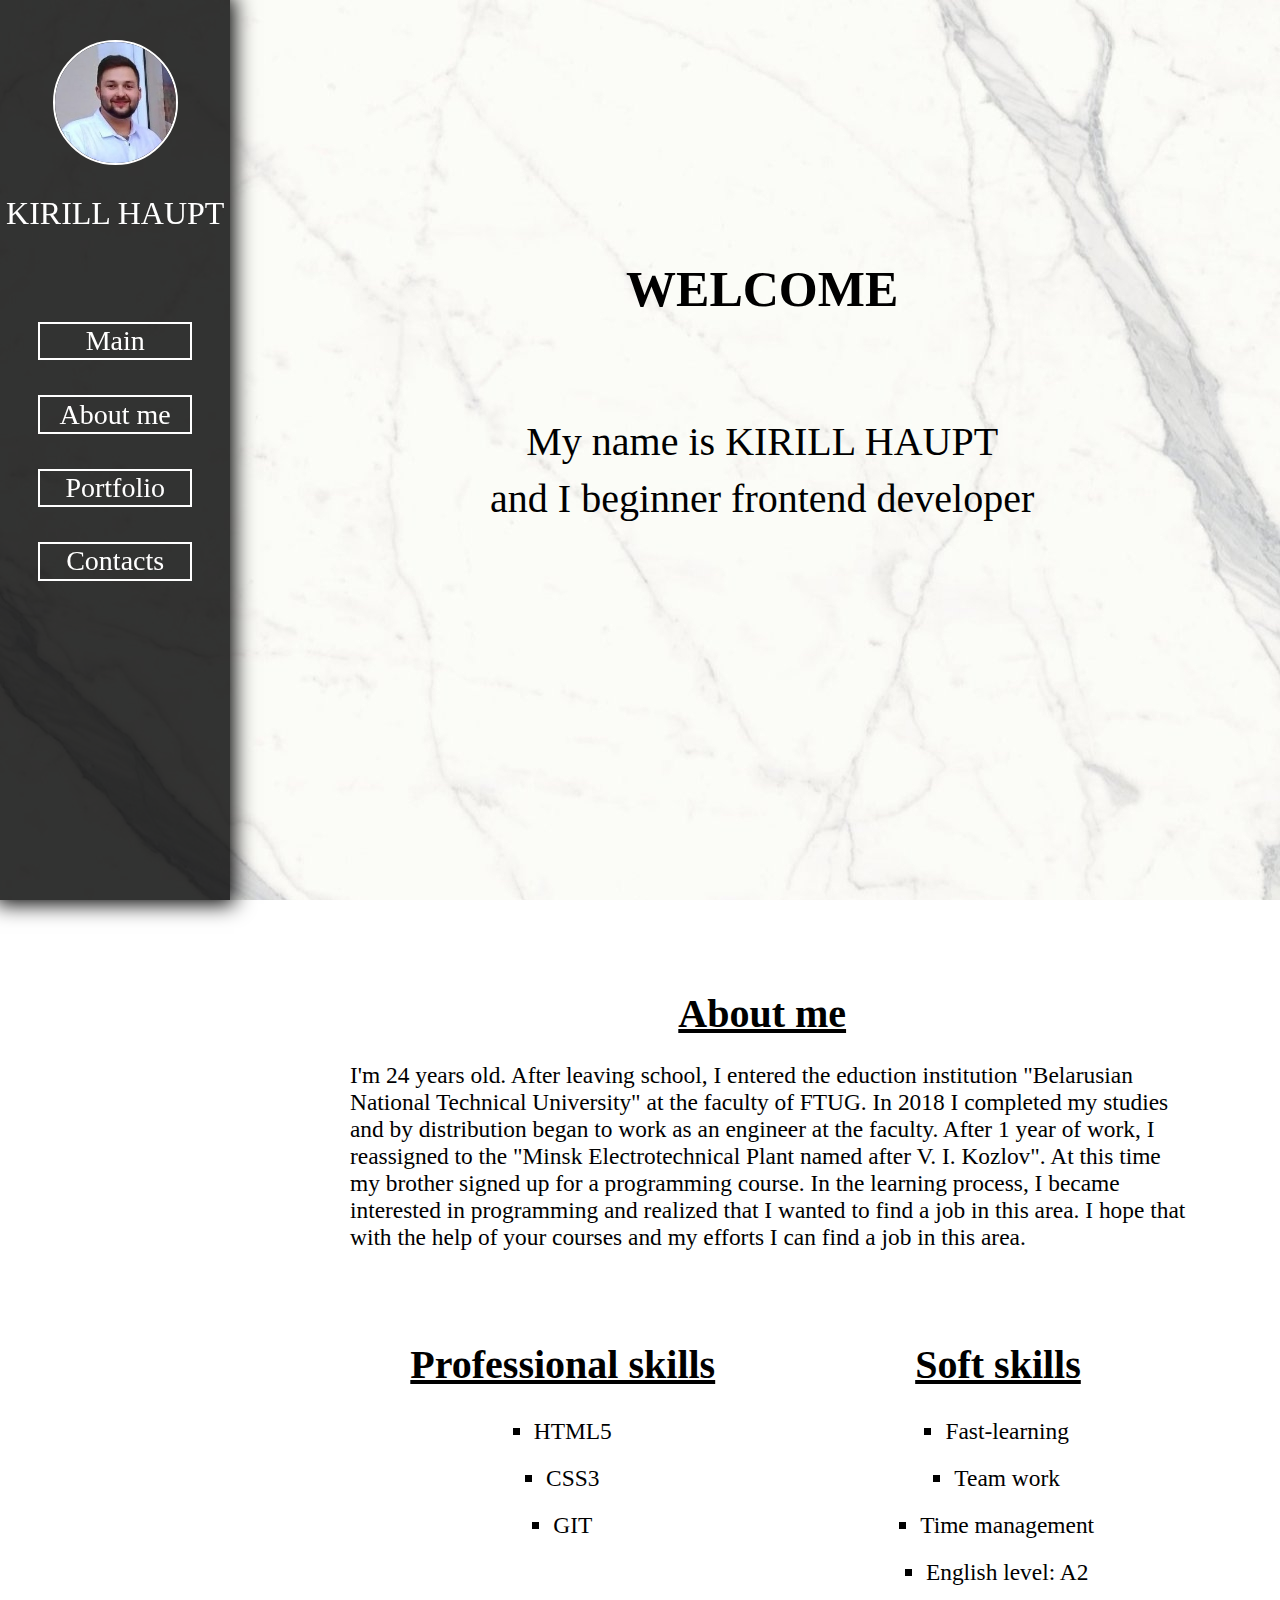
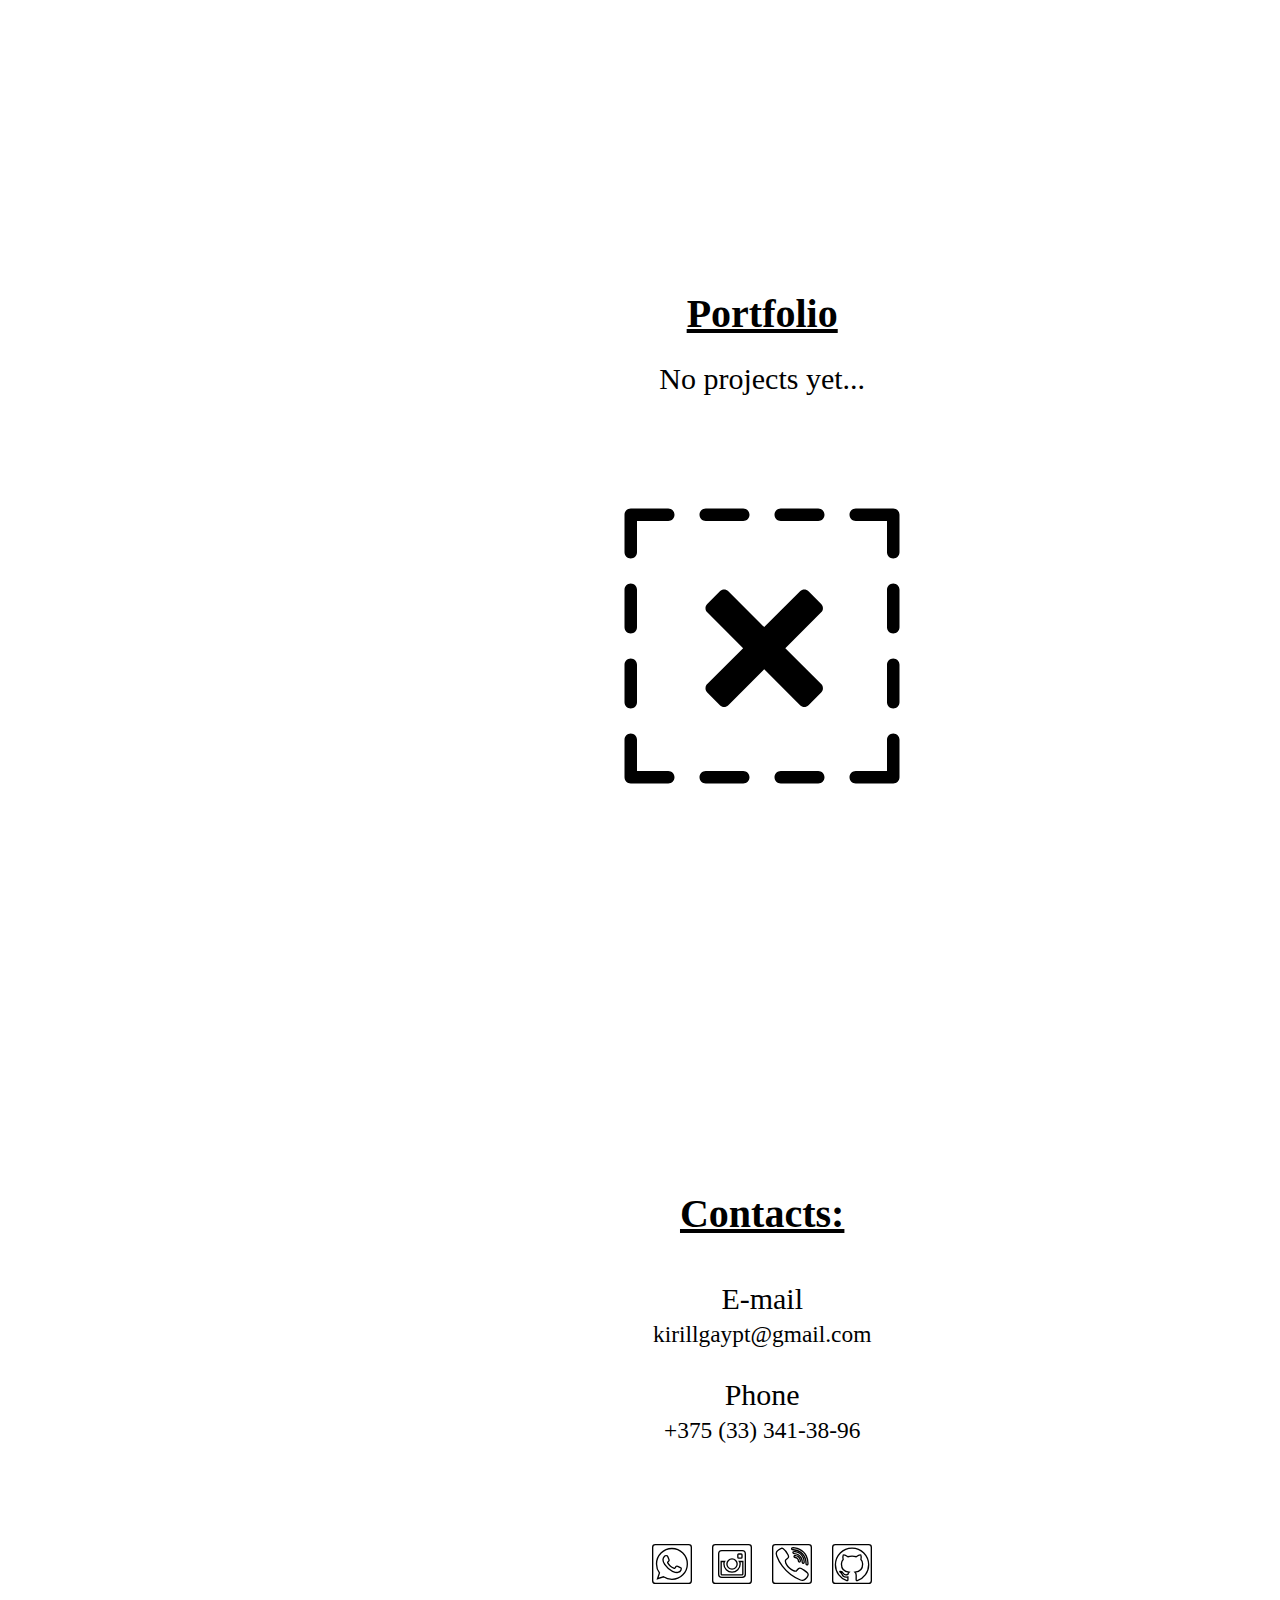
<file: index.html>
<!DOCTYPE html>

<html lang="en">
    <head>
            <meta charset="UTF-8">
            <link href="style.css" rel="stylesheet" type="text/css">
                <title>Kirill Haupt - beginner / frontend developer</title>
    </head>

    <body>
        <div class="body">
            <div class="personal-data-navi">
                <img class="avatar" alt="Avatar" src="Images/foto.jpg">
                <div class="data">
                    <h1 class="name">KIRILL HAUPT</h1>
                </div>
              <nav>
                <div class="navigation">
                    <ul class="navigation-panel">
                        <li><div class="main"><a class="main-a" href="#main-list">Main</a></div></li>
                        <li><div class="about-me"><a class="about-me-a" href="#about-me-list">About me</a></div></li>
                        <li><div class="portfolio"><a class="portfolio-a" href="#portfolio-list">Portfolio</a></div></li>
                        <li><div class="contacts"><a class="contacts-a" href="#contacts-list">Contacts</a></div></li>
                    </ul>
                </div>
              </nav>
            </div>
            <div class="content">
                    <header>    
                        <div id="main-list" class="main-list">
                            <h2>WELCOME</h2>
                            <h1>My name is KIRILL HAUPT</h1>
                            <h3>and I beginner frontend developer</h3>
                        </div>
                    </header>
                        <main>
                          <div id="about-me-list" class="about-me-list">
                            <h1>About me</h1>
                            <h3>
                                I'm 24 years old. After leaving school, I entered the eduction institution "Belarusian National Technical University"
                                at the faculty of FTUG. In 2018 I completed my studies and by distribution began to work as an engineer at the faculty.
                                After 1 year of work, I reassigned to the "Minsk Electrotechnical Plant named after V. I. Kozlov". At this time my brother signed up for a programming course.
                                In the learning process, I became interested in programming and realized that I wanted to find a job in this area. 
                                I hope that with the help of your courses and my efforts I can find a job in this area. 
                            </h3>
                            <div class="professional-soft-skills">
                             <div class="professional-skills"><h1>Professional skills</h1>
                                <h3><ul class="professional-skills-ul">
                                    <li>HTML5</li>
                                    <li>CSS3</li>
                                    <li>GIT</li>
                                    </ul>
                                </h3></div>
                             <div class="soft-skills"><h1>Soft skills</h1>
                                <h3><ul class="soft-skills-ul">
                                    <li>Fast-learning</li>
                                    <li>Team work</li>
                                    <li>Time management</li>
                                    <li>English level: A2</li>
                                    </ul>
                                </h3></div>
                            </div>
                          </div>
                        </main>
                        <div id="portfolio-list" class="portfolio-list">
                            <h1>Portfolio</h1>
                            <h2>No projects yet...</h2>
                            <svg width="400" xmlns="http://www.w3.org/2000/svg" height="400" viewBox="0 0 96 96" xmlns:xlink="http://www.w3.org/1999/xlink">
                                <path d="m79.5,81h-9c-.828,0-1.5-.672-1.5-1.5s.672-1.5 1.5-1.5h7.5v-7.5c0-.828 .672-1.5 1.5-1.5 .825,0 1.5,.672 1.5,1.5v9c0,.828-.675,1.5-1.5,1.5zm0-18c-.828,0-1.5-.672-1.5-1.5v-9c0-.828 .672-1.5 1.5-1.5 .825,0 1.5,.672 1.5,1.5v9c0,.828-.675,1.5-1.5,1.5zm0-18c-.828,0-1.5-.672-1.5-1.5v-9c0-.828 .672-1.5 1.5-1.5 .825,0 1.5,.672 1.5,1.5v9c0,.828-.675,1.5-1.5,1.5zm0-18c-.828,0-1.5-.672-1.5-1.5v-7.5h-7.5c-.828,0-1.5-.672-1.5-1.5s.672-1.5 1.5-1.5h9c.825,0 1.5,.672 1.5,1.5v9c0,.828-.675,1.5-1.5,1.5zm-18,54h-9c-.828,0-1.5-.672-1.5-1.5s.672-1.5 1.5-1.5h9c.825,0 1.5,.672 1.5,1.5s-.675,1.5-1.5,1.5zm0-63h-9c-.828,0-1.5-.672-1.5-1.5s.672-1.5 1.5-1.5h9c.825,0 1.5,.672 1.5,1.5s-.675,1.5-1.5,1.5zm-18,0h-9c-.828,0-1.5-.672-1.5-1.5s.672-1.5 1.5-1.5h9c.825,0 1.5,.672 1.5,1.5s-.675,1.5-1.5,1.5zm-18,63h-9c-.828,0-1.5-.672-1.5-1.5v-9c0-.828 .672-1.5 1.5-1.5s1.5,.672 1.5,1.5v7.5h7.5c.828,0 1.5,.672 1.5,1.5s-.672,1.5-1.5,1.5zm0-63h-7.5v7.5c0,.828-.672,1.5-1.5,1.5s-1.5-.672-1.5-1.5v-9c0-.828 .672-1.5 1.5-1.5h9c.828,0 1.5,.672 1.5,1.5s-.672,1.5-1.5,1.5zm-9,15c.828,0 1.5,.672 1.5,1.5v9c0,.828-.672,1.5-1.5,1.5s-1.5-.672-1.5-1.5v-9c0-.828 .672-1.5 1.5-1.5zm0,18c.828,0 1.5,.672 1.5,1.5v9c0,.828-.672,1.5-1.5,1.5s-1.5-.672-1.5-1.5v-9c0-.828 .672-1.5 1.5-1.5zm45.708,8.169l-3.042,3.042c-.558,.561-1.464,.561-2.025,0l-8.61-8.61-8.61,8.61c-.561,.561-1.464,.561-2.025,0l-3.039-3.042c-.561-.561-.561-1.464 0-2.025l8.613-8.61-8.613-8.61c-.561-.558-.561-1.464 0-2.025l3.039-3.039c.561-.561 1.464-.561 2.025,0l8.61,8.61 8.61-8.61c.561-.561 1.467-.561 2.025,0l3.042,3.039c.558,.561 .558,1.467 0,2.025l-8.613,8.61 8.613,8.61c.558,.558 .558,1.464 0,2.025zm-27.708,18.831h9c.825,0 1.5,.672 1.5,1.5s-.675,1.5-1.5,1.5h-9c-.828,0-1.5-.672-1.5-1.5s.672-1.5 1.5-1.5z"/>
                                </svg>
                        </div>
                    <footer>
                        <div id="contacts-list" class="contacts-list">
                            <h1>Contacts:</h1>
                            <h2>E-mail</h2>
                            <h3>kirillgaypt@gmail.com</h3>
                            <h2>Phone</h2>
                            <h3>+375 (33) 341-38-96</h3>
                            <ul class="social-icons-list">
                                <li>
                                    <a target="_blank" href="https://wa.me/375333413896/">
                                        <svg class="whatsapp" height="40px" version="1.1" viewBox="0 0 60 60" width="40px" xmlns="http://www.w3.org/2000/svg" xmlns:xlink="http://www.w3.org/1999/xlink"><title/><desc/><defs/><g fill="none" fill-rule="evenodd" id="Page-1" stroke="none" stroke-width="1"><g id="Whatsapp" stroke="#000000" stroke-width="2" transform="translate(1.000000, 1.000000)"><path d="M42.3425,38.414 C42.9005,36.835 42.9005,35.492 42.7375,35.208 C42.5735,34.919 42.1255,34.76 41.4475,34.418 C40.7685,34.076 37.4655,32.449 36.8445,32.232 C36.2335,32.001 35.6455,32.083 35.1835,32.733 C34.5335,33.643 33.8935,34.567 33.3785,35.126 C32.9735,35.559 32.3045,35.612 31.7515,35.381 C30.9995,35.073 28.9105,34.336 26.3305,32.04 C24.3325,30.263 22.9745,28.049 22.5795,27.38 C22.1895,26.701 22.5415,26.306 22.8545,25.94 C23.1915,25.521 23.5185,25.223 23.8605,24.828 C24.1975,24.433 24.3895,24.231 24.6065,23.769 C24.8375,23.321 24.6735,22.859 24.5105,22.517 C24.3465,22.18 22.9885,18.863 22.4305,17.52 C21.9825,16.446 21.6455,16.403 20.9665,16.379 C20.7355,16.364 20.4755,16.35 20.1915,16.35 C19.3105,16.35 18.3865,16.61 17.8285,17.178 C17.1495,17.871 15.4645,19.489 15.4645,22.801 C15.4645,26.118 17.8805,29.325 18.2085,29.772 C18.5505,30.22 22.9215,37.124 29.7095,39.935 C35.0245,42.135 36.5995,41.933 37.8075,41.673 C39.5745,41.293 41.7845,39.988 42.3425,38.414 L42.3425,38.414 Z M28.8965,5.783 C41.6345,5.783 52.0005,16.148 52.0005,28.891 C52.0005,41.63 41.6345,52 28.8965,52 C24.1975,52 19.8405,50.599 16.1865,48.182 L7.3035,51.018 L10.1825,42.434 C7.4095,38.631 5.7825,33.941 5.7825,28.886 C5.7825,22.517 8.3725,16.74 12.5565,12.556 C16.7395,8.373 22.5125,5.783 28.8815,5.783 L28.8965,5.783 L28.8965,5.783 Z" id="Stroke-28"/><path d="M54,58 L4,58 C1.791,58 0,56.209 0,54 L0,4 C0,1.791 1.791,0 4,0 L54,0 C56.209,0 58,1.791 58,4 L58,54 C58,56.209 56.209,58 54,58 L54,58 Z" id="Stroke-117" stroke-linejoin="round"/></g></g></svg>
                                    </a>
                                </li>
                                <li>
                                    <a target="_blank" href="https://www.instagram.com/kirillgaypt/">
                                        <svg class="instagram" height="40px" version="1.1" viewBox="0 0 60 60" width="40px" xmlns="http://www.w3.org/2000/svg" xmlns:xlink="http://www.w3.org/1999/xlink"><title/><desc/><defs/><g fill="none" fill-rule="evenodd" id="Page-1" stroke="none" stroke-width="1"><g id="Instagram" stroke="#000000" stroke-width="2" transform="translate(1.000000, 1.000000)"><path d="M36.7375,29.0458 C36.7375,24.8088 33.2955,21.3708 29.0455,21.3708 C24.8005,21.3708 21.3545,24.8088 21.3545,29.0458 C21.3545,33.2828 24.8005,36.7208 29.0455,36.7208 C33.2955,36.7208 36.7375,33.2828 36.7375,29.0458 L36.7375,29.0458 Z M44.0005,18.9998 L44.0005,15.2498 C44.0005,14.5588 43.4375,13.9998 42.7505,13.9998 L39.0005,13.9998 C38.3085,13.9998 37.7505,14.5588 37.7505,15.2498 L37.7505,18.9998 C37.7505,19.6878 38.3085,20.2498 39.0005,20.2498 L42.7505,20.2498 C43.4375,20.2498 44.0005,19.6878 44.0005,18.9998 L44.0005,18.9998 Z M45.2505,43.9998 L45.2505,25.2498 L40.2505,25.2498 C41.0585,26.2128 41.2125,27.9328 41.2125,29.0458 C41.2125,35.7378 35.7545,41.1828 29.0455,41.1828 C22.3375,41.1828 16.8795,35.7378 16.8795,29.0458 C16.8795,27.9328 17.1005,26.1838 17.7505,25.2498 L12.7505,25.2498 L12.7505,43.9998 C12.7505,44.6878 13.3085,45.2498 14.0005,45.2498 L44.0005,45.2498 C44.6875,45.2498 45.2505,44.6878 45.2505,43.9998 L45.2505,43.9998 Z M49.0005,13.7418 L49.0005,44.2538 C49.0005,46.8748 46.8705,48.9998 44.2455,48.9998 L13.7545,48.9998 C11.1295,48.9998 9.0005,46.8748 9.0005,44.2538 L9.0005,13.7418 C9.0005,11.1208 11.1295,8.9998 13.7545,8.9998 L44.2455,8.9998 C46.8705,8.9998 49.0005,11.1208 49.0005,13.7418 L49.0005,13.7418 Z" id="Stroke-9"/><path d="M54,58 L4,58 C1.791,58 0,56.209 0,54 L0,4 C0,1.791 1.791,0 4,0 L54,0 C56.209,0 58,1.791 58,4 L58,54 C58,56.209 56.209,58 54,58 L54,58 Z" id="Stroke-107" stroke-linejoin="round"/></g></g></svg>
                                    </a>
                                </li>
                                <li>
                                    <a target="_blank" href="https://www.t.me/kirilljs23/">
                                        <svg class="telegram" height="40px" version="1.1" viewBox="0 0 60 60" width="40px" xmlns="http://www.w3.org/2000/svg" xmlns:xlink="http://www.w3.org/1999/xlink"><title/><desc/><defs/><g fill="none" fill-rule="evenodd" id="Page-1" stroke="none" stroke-width="1"><g id="Viber" stroke="#000000" stroke-width="2" transform="translate(1.000000, 1.000000)"><path d="M52.4926,42.7537 C53.3096,43.7637 53.4566,45.0597 52.9016,46.4937 C52.3156,48.0047 50.0326,50.8427 48.4366,52.0537 C46.9946,53.1407 45.9766,53.5647 44.6276,53.6267 C43.5166,53.6807 43.0536,53.5877 41.6356,53.0017 C30.5076,48.4217 21.6246,41.5817 14.5686,32.1897 C10.8826,27.2767 8.0836,22.1877 6.1636,16.9137 C5.0456,13.8367 4.9916,12.4947 5.9086,10.9217 C6.3026,10.2587 7.9906,8.6087 9.2246,7.6907 C11.2686,6.1717 12.2086,5.6087 12.9646,5.4547 C13.4816,5.3467 14.3756,5.4307 14.9466,5.6317 C15.2236,5.7317 15.6486,5.9557 15.8946,6.1097 C17.3986,7.1047 21.5936,12.4637 22.9666,15.1397 C23.7526,16.6667 24.0076,17.7997 23.7686,18.6407 C23.5136,19.5427 23.0896,20.0137 21.2156,21.5247 C20.4596,22.1337 19.7586,22.7587 19.6426,22.9277 C19.3576,23.3367 19.1256,24.1467 19.1256,24.7167 C19.1336,26.0357 19.9896,28.4337 21.1156,30.2767 C21.9866,31.7107 23.5526,33.5467 25.0946,34.9577 C26.9146,36.6157 28.5106,37.7487 30.3226,38.6437 C32.6436,39.8007 34.0626,40.0937 35.0956,39.6077 C35.3586,39.4917 35.6356,39.3297 35.7286,39.2607 C35.8056,39.1907 36.4146,38.4427 37.0776,37.6257 C38.3656,36.0067 38.6586,35.7517 39.5376,35.4437 C40.6556,35.0657 41.7976,35.1737 42.9456,35.7597 C43.8176,36.2067 45.7216,37.3867 46.9486,38.2427 C48.5676,39.3757 52.0226,42.1907 52.4926,42.7537 L52.4926,42.7537 Z" id="Stroke-55"/><path d="M52.9398,27.6242 C52.9938,29.0042 52.9548,29.3132 52.6388,29.7062 C52.0378,30.4772 50.7108,30.3542 50.2638,29.4902 C50.1178,29.2052 50.0788,28.9582 50.0328,27.8482 C49.9558,26.1512 49.8318,25.0482 49.5928,23.7382 C48.6598,18.5862 46.1848,14.4692 42.2448,11.5152 C38.9518,9.0482 35.5508,7.8452 31.0938,7.5822 C29.5898,7.4982 29.3278,7.4362 28.9888,7.1812 C28.3568,6.6802 28.3258,5.5082 28.9348,4.9612 C29.3048,4.6212 29.5668,4.5752 30.8628,4.6142 C31.5338,4.6372 32.5208,4.7142 33.0598,4.7832 C35.7898,5.1232 37.9958,5.7782 40.4088,6.9582 C42.7838,8.1222 44.3108,9.2172 46.3238,11.2222 C48.2048,13.1112 49.2538,14.5462 50.3638,16.7672 C51.9068,19.8742 52.7928,23.5602 52.9398,27.6242 L52.9398,27.6242 Z" id="Stroke-56"/><path d="M47.1101,24.0924 C47.2101,25.0334 47.2101,26.7524 47.1021,27.0384 C46.9941,27.3004 46.6631,27.6704 46.3771,27.8174 C46.0691,27.9784 45.4141,27.9634 45.0431,27.7704 C44.4341,27.4624 44.2571,26.9684 44.2571,25.6424 C44.2571,23.5914 43.7251,21.4324 42.7991,19.7514 C41.7581,17.8384 40.2321,16.2574 38.3811,15.1554 C36.7851,14.2064 34.4331,13.5044 32.2891,13.3274 C31.5101,13.2654 31.0781,13.1034 30.7851,12.7644 C30.3381,12.2484 30.2921,11.5534 30.6701,10.9754 C31.0781,10.3354 31.7181,10.2354 33.6081,10.5204 C38.4191,11.2224 42.1441,13.4504 44.5881,17.0754 C45.9611,19.1184 46.8171,21.5164 47.1101,24.0924 L47.1101,24.0924 Z" id="Stroke-57"/><path d="M41.0568,25.7041 C40.5938,26.1361 39.7308,26.1511 39.2058,25.7431 C38.8278,25.4571 38.7048,25.1561 38.6198,24.3471 C38.5118,23.2591 38.3268,22.5041 38.0028,21.7941 C37.3018,20.2981 36.0758,19.5271 34.0008,19.2731 C33.0218,19.1491 32.7288,19.0411 32.4128,18.6711 C31.8338,17.9771 32.0578,16.8671 32.8598,16.4501 C33.1608,16.3041 33.2838,16.2891 33.9468,16.3271 C34.3638,16.3501 34.9728,16.4201 35.2968,16.4971 C36.8618,16.8281 38.0568,17.4221 39.0748,18.3781 C40.3938,19.6201 41.1188,21.1231 41.4348,23.2831 C41.6428,24.6941 41.5578,25.2491 41.0568,25.7041 L41.0568,25.7041 Z" id="Stroke-58"/><path d="M54,58 L4,58 C1.791,58 0,56.209 0,54 L0,4 C0,1.791 1.791,0 4,0 L54,0 C56.209,0 58,1.791 58,4 L58,54 C58,56.209 56.209,58 54,58 L54,58 Z" id="Stroke-111" stroke-linejoin="round"/></g></g></svg>
                                    </a>
                                </li>
                                <li>
                                    <a target="_blank" href="https://github.com/Kirilljs23">
                                        <svg class="github" height="40px" version="1.1" viewBox="0 0 60 60" width="40px" xmlns="http://www.w3.org/2000/svg" xmlns:xlink="http://www.w3.org/1999/xlink"><title/><desc/><defs/><g fill="none" fill-rule="evenodd" id="Page-1" stroke="none" stroke-width="1"><g id="Github" stroke="#000000" stroke-width="2" transform="translate(1.000000, 1.000000)"><path d="M54,30.1998 C54,41.2558 46.861,50.6338 36.958,53.9538 C35.691,54.1988 35.244,53.4188 35.244,52.7488 C35.244,51.9278 35.275,49.2258 35.275,45.8798 C35.275,43.5418 34.475,42.0148 33.581,41.2458 C39.135,40.6218 44.97,38.5078 44.97,28.8908 C44.97,26.1578 44.004,23.9178 42.403,22.1678 C42.663,21.5338 43.515,18.9928 42.154,15.5428 C42.154,15.5428 40.065,14.8728 35.306,18.1098 C33.316,17.5538 31.181,17.2778 29.061,17.2678 C26.941,17.2778 24.806,17.5538 22.816,18.1098 C18.057,14.8728 15.958,15.5428 15.958,15.5428 C14.602,18.9928 15.459,21.5338 15.719,22.1678 C14.118,23.9178 13.147,26.1578 13.147,28.8908 C13.147,38.4818 18.971,40.6328 24.51,41.2608 C23.798,41.8898 23.154,42.9918 22.925,44.6068 C21.501,45.2518 17.89,46.3578 15.667,42.5288 C15.667,42.5288 14.347,40.1288 11.848,39.9518 C11.848,39.9518 9.411,39.9208 11.676,41.4738 C11.676,41.4738 13.313,42.2428 14.446,45.1318 C14.446,45.1318 15.906,50.0058 22.847,48.4888 C22.857,50.5818 22.878,52.1568 22.878,52.7488 C22.878,53.4138 22.426,54.1828 21.179,53.9538 C11.266,50.6448 4.122,41.2608 4.122,30.1998 C4.122,16.3688 15.287,5.1618 29.061,5.1618 C42.835,5.1618 54,16.3688 54,30.1998 L54,30.1998 Z" id="Stroke-52"/><path d="M54,58 L4,58 C1.791,58 0,56.209 0,54 L0,4 C0,1.791 1.791,0 4,0 L54,0 C56.209,0 58,1.791 58,4 L58,54 C58,56.209 56.209,58 54,58 L54,58 Z" id="Stroke-120" stroke-linejoin="round"/></g></g></svg>
                                    </a>
                                </li>
                            </ul>
                        </div>
                    </footer>
            </div>
        </div>
    </body>

</html>
</file>
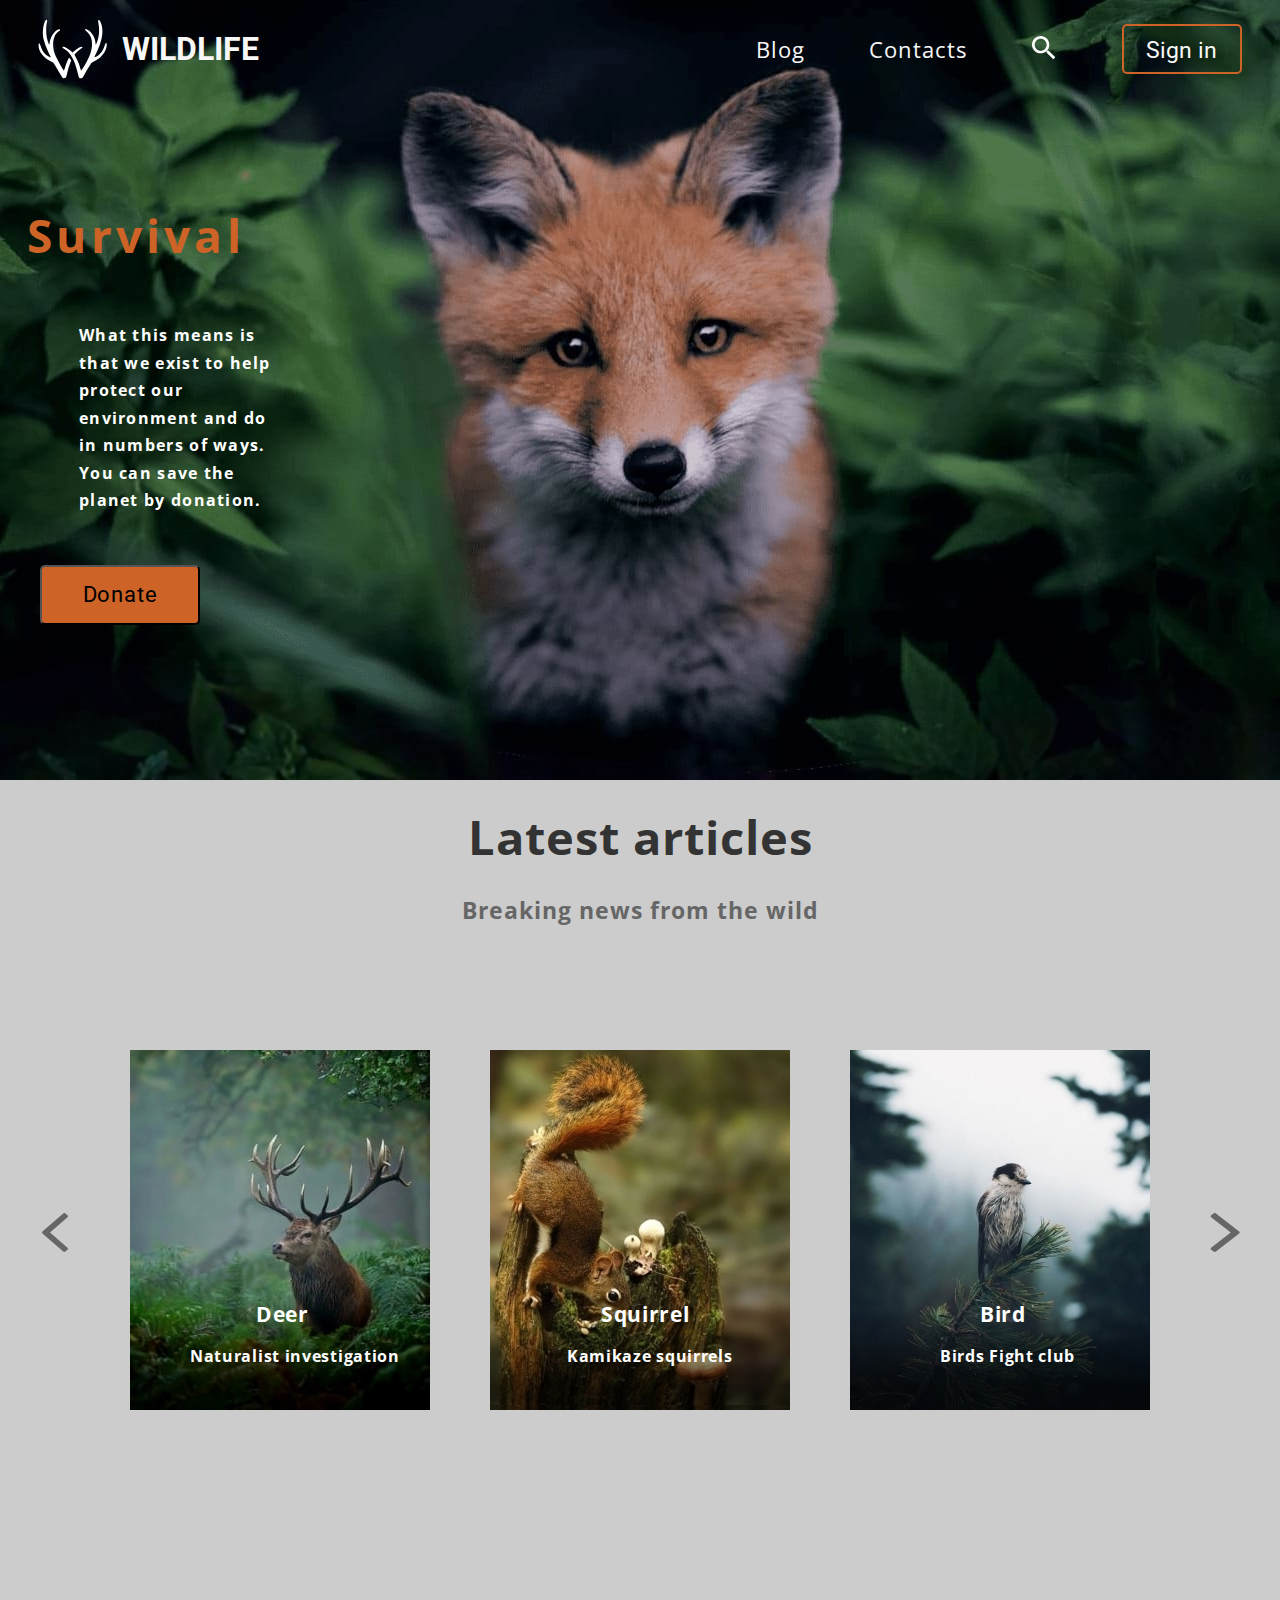
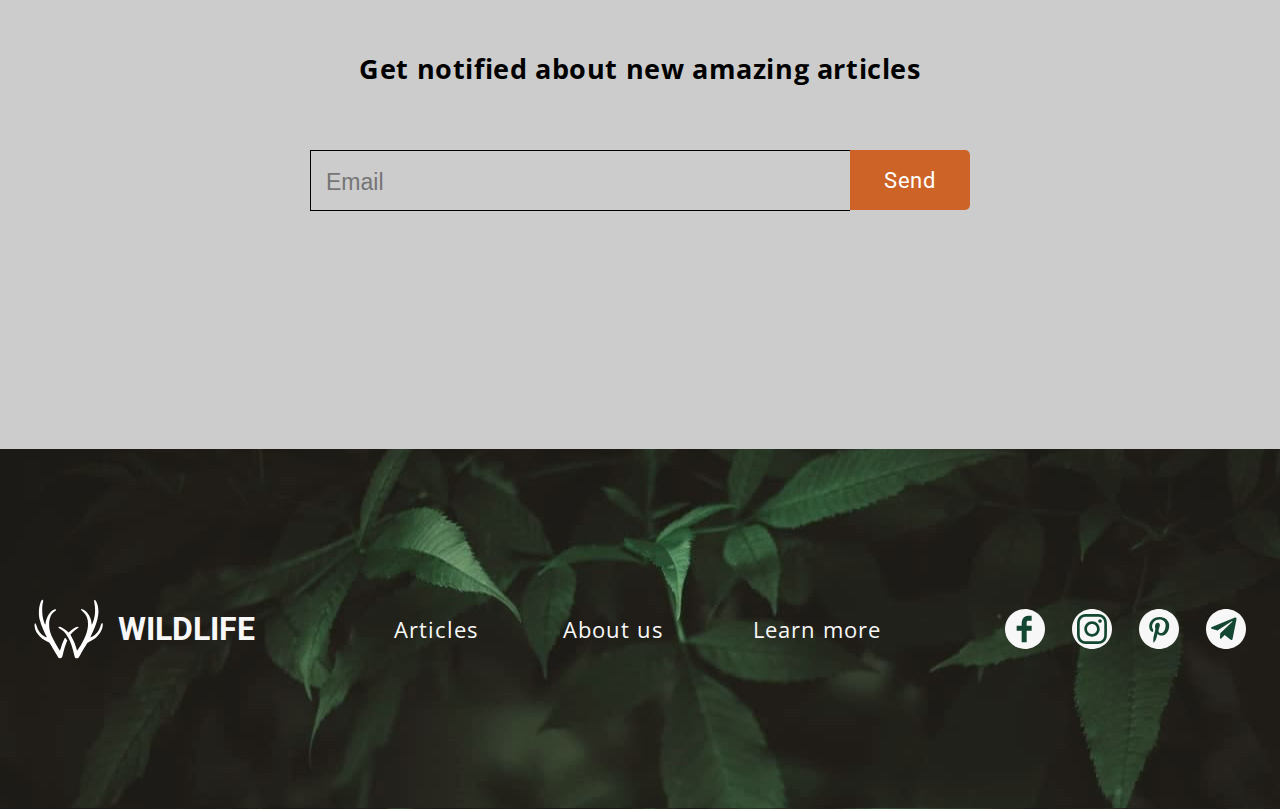
<file: wildlife/index.html>
<!DOCTYPE html>
    <html>
        <head>
            <meta charset="UTF8">
            <link href="style.css" rel="stylesheet" type="text/css">
            <title>Wildlife</title>
            <link rel="preconnect" href="https://fonts.gstatic.com">
            <link href="https://fonts.googleapis.com/css2?family=Roboto:wght@300&display=swap" rel="stylesheet">
            <link rel="preconnect" href="https://fonts.gstatic.com">
            <link href="https://fonts.googleapis.com/css2?family=Open+Sans:wght@300&display=swap" rel="stylesheet">
        </head>

        <body>
            <div class="hero">
                <header>
                <div class="header">
                    <div class="wildlife">
                        <svg class="wildlife-icon" width="70" height="60" viewBox="0 0 69 60" fill="none" xmlns="http://www.w3.org/2000/svg">
                            <path fill-rule="evenodd" clip-rule="evenodd" d="M6.3948 2.44604C4.16477 7.15504 3.65727 16.4691 5.36475 21.3461C5.73505 22.4039 6.12845 23.6725 6.23905 24.1655C6.50697 25.3616 9.98755 33.4607 11.3835 36.1374C12.7536 38.7639 12.7282 38.7901 10.1004 37.4541C6.3206 35.5326 3.34752 31.5826 2.05042 26.7593C1.13115 23.3408 0.00397348 23.2777 0.0772985 26.6488C0.205224 32.5289 5.17522 38.814 12.5882 42.4708C15.5288 43.9211 14.6779 42.7686 21.2467 54.2024C24.0457 59.0747 24.1808 59.2308 25.5972 59.2308C27.3561 59.2308 27.6071 58.8444 28.5953 54.6155C29.5972 50.3279 30.7228 46.6075 31.9289 43.5965L32.7948 41.4347L31.8533 40.1431C31.3355 39.4326 30.798 38.8502 30.6593 38.8488C30.1948 38.844 28.0869 43.6096 26.7646 47.6535L25.4569 51.6532L23.9027 49.3844C22.4623 47.2811 17.952 38.948 16.8384 36.3319C12.847 26.9553 14.4788 15.6138 20.3028 12.2518C22.3567 11.066 21.9794 9.6086 19.8173 10.3764C15.3945 11.9471 11.3867 18.6498 10.9586 25.1924C10.8617 26.6725 9.7457 24.0611 8.6236 19.7287C7.47227 15.2835 7.3727 6.67708 8.4353 3.47029C9.38888 0.593038 7.67895 -0.265299 6.3948 2.44604ZM59.6933 1.30982C59.574 1.59996 59.6634 2.85175 59.8918 4.09177C61.1044 10.6744 60.7708 16.6257 58.8924 21.9231C57.5846 25.6113 57.0736 26.3963 57.0652 24.7304C57.0377 19.3638 53.3148 12.8507 49.0733 10.7489C45.9222 9.18752 45.6274 10.2683 48.518 12.7851C56.5554 19.7834 54.8527 33.9088 44.1036 49.4043L42.5157 51.6933L41.9636 49.7889C40.4831 44.6822 39.9738 43.3696 38.0497 39.7006L35.9766 35.7474L37.6433 33.7295C38.56 32.6197 40.4344 31.032 41.8087 30.2013C43.183 29.3706 44.2428 28.5095 44.1637 28.2878C43.6667 26.893 39.9378 28.4095 36.4521 31.4239L34.0308 33.5178L31.8846 31.5955C29.582 29.5331 25.8581 27.5444 24.6935 27.7554C23.4517 27.9804 23.6045 28.7779 25.0178 29.4484C31.5726 32.5583 36.2416 40.8258 39.5563 55.1923C40.3933 58.8197 40.6819 59.2308 42.3925 59.2308C43.7998 59.2308 43.9577 59.0614 46.1602 55.1923C47.5179 52.8072 51.0517 46.8561 52.3433 44.7796C52.8356 43.988 54.1098 43.1056 56.201 42.1082C62.3316 39.1839 67.1378 33.2911 68.1072 27.5107C68.7914 23.4293 67.2122 22.8184 66.0997 26.7343C64.7094 31.6287 61.3194 36.0255 57.5225 37.8595C55.6437 38.767 55.6206 38.591 57.1947 35.3476C64.3238 20.6586 65.7354 10.406 61.7265 2.43362C61.0403 1.06904 60.0232 0.506894 59.6933 1.30982Z" fill="white"/>
                            </svg>
                        <h2 class="wildlife-text">WILDLIFE</h2>
                    </div>
                    <div class="navigation">
                        <ul class="ul-navi">
                            <li class="li-blog">
                                <a class="li-blog-a" href="#">Blog</a>
                            </li>
                            <li class="li-contacts">
                                <a class="li-contacts-a" href="#">Contacts</a>
                            </li>
                            <li class="li-search">
                                <a href="#"><svg width="24" height="24" viewBox="0 0 24 24" fill="none" xmlns="http://www.w3.org/2000/svg">
                                    <path d="M8.688 14.688C12.001 14.688 14.688 12 14.688 8.688C14.688 5.376 12 2.688 8.688 2.688C5.376 2.688 2.688 5.376 2.688 8.688C2.688 12 5.376 14.688 8.688 14.688ZM16.688 14.688L23.313 21.313L21.313 23.313L14.688 16.688V15.625L14.313 15.25C12.813 16.563 10.813 17.313 8.688 17.313C3.875 17.313 0 13.5 0 8.688C0 3.876 3.875 0 8.688 0C13.501 0 17.313 3.875 17.313 8.688C17.313 10.813 16.563 12.813 15.25 14.313L15.625 14.688H16.688Z" fill="white"/>
                                    </svg>
                                    </a>
                            </li>
                            <li class="li-sign-in">
                                <a href="#"><button class="button-sign">Sign in</button></a>
                            </li>
                        </ul>
                    </div>
                </div>
                </header>
                <div class="survival">
                    <h1 class="survival-text">Survival</h1>
                    <h4 class="survival-info">What this means is that we exist
                    to help protect our environment
                    and do in numbers of ways. You
                    can save the planet by donation.</h4>
                    <button class="donate">Donate</button>
                </div>
            </div>
            <div class="main">
                <div class="latest-articles">
                    <h2 class="latest-articles-h2">Latest articles</h2>
                    <h3 class="latest-articles-h3">Breaking news from the wild</h3>
                </div>
                <div class="rectangle">
                    <svg class="left-frame" width="30" height="70" viewBox="0 0 30 70" fill="none" xmlns="http://www.w3.org/2000/svg">
                        <path d="M27.9913 21.2499C27.9913 21.5622 27.8125 21.9138 27.545 22.1484L10.0006 37.4998L27.545 52.8511C27.8131 53.0857 27.9913 53.4368 27.9913 53.7496C27.9913 54.0624 27.8125 54.4135 27.545 54.6481L25.3131 56.601C25.045 56.8356 24.6438 56.9915 24.2863 56.9915C23.9288 56.9915 23.5275 56.8351 23.2594 56.601L2.45563 38.3977C2.1875 38.1631 2.00938 37.812 2.00938 37.4992C2.00938 37.1864 2.18813 36.8353 2.45563 36.6007L23.2594 18.3974C23.5275 18.1628 23.9288 18.007 24.2863 18.007C24.6438 18.007 25.045 18.1634 25.3131 18.3974L27.545 20.3503C27.8131 20.5849 27.9913 20.8972 27.9913 21.2488V21.2499Z" fill="#666666"/>
                    </svg>
                    <div class="deer-rectangle">
                        <img class="img-deer" src="./assets/deer-rectangle.jpg" alt="Dear">
                        <h4 class="deer">Deer</h4>
                        <h5 class="deer-comment">Naturalist investigation</h5>
                    </div>
                    <div class="squirrel-rectangle">
                        <img class="img-squirrel" src="./assets/squirrel-rectangle.jpg" alt="Squirrel">
                        <h4 class="squirrel">Squirrel</h4>
                        <h5 class="squirrel-comment">Kamikaze squirrels</h5>
                    </div>
                    <div class="bird-rectangle">
                        <img class="img-bird" src="./assets/bird-rectangle.jpg" alt="Bird">
                        <h4 class="bird">Bird</h4>
                        <h5 class="bird-comment">Birds Fight club</h5>
                    </div>
                    <svg class="right-frame" width="30" height="70" viewBox="0 0 30 70" fill="none" xmlns="http://www.w3.org/2000/svg">
                        <path d="M29.6512 37.4997C29.6512 37.812 29.4517 38.1636 29.1531 38.3982L5.93029 56.6015C5.63098 56.8361 5.18308 56.992 4.78401 56.992C4.38494 56.992 3.93703 56.8356 3.63773 56.6015L1.14633 54.6486C0.847031 54.414 0.648193 54.1017 0.648193 53.7501C0.648193 53.4378 0.847728 53.0862 1.14633 52.8516L20.7308 37.5003L1.14633 22.1489C0.847031 21.9143 0.648193 21.5632 0.648193 21.2504C0.648193 20.9376 0.847728 20.5865 1.14633 20.3519L3.63773 18.399C3.93703 18.1644 4.38494 18.0085 4.78401 18.0085C5.18308 18.0085 5.63098 18.165 5.93029 18.399L29.1531 36.6023C29.4524 36.8369 29.6512 37.188 29.6512 37.5008V37.4997Z" fill="#666666"/>
                    </svg>                        
                </div>
                <div class="get-notified">
                    <h3 class="get-notified-text">Get notified about new amazing articles</h3>
                    <form class="get-notified-input">
                        <input class="email" type="text" placeholder="Email">
                        <input class="send" type="submit" value="Send">
                    </form>
                </div>
            </div>
            <div class="footer">
                <div class="wildlife-footer">
                    <svg class="wildlife-icon-footer" width="70" height="60" viewBox="0 0 69 60" fill="none" xmlns="http://www.w3.org/2000/svg">
                        <path fill-rule="evenodd" clip-rule="evenodd" d="M6.3948 2.44604C4.16477 7.15504 3.65727 16.4691 5.36475 21.3461C5.73505 22.4039 6.12845 23.6725 6.23905 24.1655C6.50697 25.3616 9.98755 33.4607 11.3835 36.1374C12.7536 38.7639 12.7282 38.7901 10.1004 37.4541C6.3206 35.5326 3.34752 31.5826 2.05042 26.7593C1.13115 23.3408 0.00397348 23.2777 0.0772985 26.6488C0.205224 32.5289 5.17522 38.814 12.5882 42.4708C15.5288 43.9211 14.6779 42.7686 21.2467 54.2024C24.0457 59.0747 24.1808 59.2308 25.5972 59.2308C27.3561 59.2308 27.6071 58.8444 28.5953 54.6155C29.5972 50.3279 30.7228 46.6075 31.9289 43.5965L32.7948 41.4347L31.8533 40.1431C31.3355 39.4326 30.798 38.8502 30.6593 38.8488C30.1948 38.844 28.0869 43.6096 26.7646 47.6535L25.4569 51.6532L23.9027 49.3844C22.4623 47.2811 17.952 38.948 16.8384 36.3319C12.847 26.9553 14.4788 15.6138 20.3028 12.2518C22.3567 11.066 21.9794 9.6086 19.8173 10.3764C15.3945 11.9471 11.3867 18.6498 10.9586 25.1924C10.8617 26.6725 9.7457 24.0611 8.6236 19.7287C7.47227 15.2835 7.3727 6.67708 8.4353 3.47029C9.38888 0.593038 7.67895 -0.265299 6.3948 2.44604ZM59.6933 1.30982C59.574 1.59996 59.6634 2.85175 59.8918 4.09177C61.1044 10.6744 60.7708 16.6257 58.8924 21.9231C57.5846 25.6113 57.0736 26.3963 57.0652 24.7304C57.0377 19.3638 53.3148 12.8507 49.0733 10.7489C45.9222 9.18752 45.6274 10.2683 48.518 12.7851C56.5554 19.7834 54.8527 33.9088 44.1036 49.4043L42.5157 51.6933L41.9636 49.7889C40.4831 44.6822 39.9738 43.3696 38.0497 39.7006L35.9766 35.7474L37.6433 33.7295C38.56 32.6197 40.4344 31.032 41.8087 30.2013C43.183 29.3706 44.2428 28.5095 44.1637 28.2878C43.6667 26.893 39.9378 28.4095 36.4521 31.4239L34.0308 33.5178L31.8846 31.5955C29.582 29.5331 25.8581 27.5444 24.6935 27.7554C23.4517 27.9804 23.6045 28.7779 25.0178 29.4484C31.5726 32.5583 36.2416 40.8258 39.5563 55.1923C40.3933 58.8197 40.6819 59.2308 42.3925 59.2308C43.7998 59.2308 43.9577 59.0614 46.1602 55.1923C47.5179 52.8072 51.0517 46.8561 52.3433 44.7796C52.8356 43.988 54.1098 43.1056 56.201 42.1082C62.3316 39.1839 67.1378 33.2911 68.1072 27.5107C68.7914 23.4293 67.2122 22.8184 66.0997 26.7343C64.7094 31.6287 61.3194 36.0255 57.5225 37.8595C55.6437 38.767 55.6206 38.591 57.1947 35.3476C64.3238 20.6586 65.7354 10.406 61.7265 2.43362C61.0403 1.06904 60.0232 0.506894 59.6933 1.30982Z" fill="white"/>
                        </svg>
                    <h2 class="wildlife-text-footer">WILDLIFE</h2>
                </div>
                <div class="navigation-footer">
                    <ul class="ul-navi-footer">
                        <li class="li-articles">
                            <a class="li-articles-a" href="#">Articles</a>
                        </li>
                        <li class="li-aboutus">
                            <a class="li-aboutus-a" href="#">About us</a>
                        </li>
                        <li class="li-learnmore">
                            <a class="li-learnmore-a" href="#">Learn more</a>
                        </li>
                    </ul>
                </div>
                <div class="footer-icon">
                    <ul class="icon">
                        <li><a target="_blank" href="https://www.facebook.com/" alt="Facebook">
                            <svg width="40" height="40" viewBox="0 0 40 40" fill="none" xmlns="http://www.w3.org/2000/svg">
                            <path d="M0 20C0 8.95431 8.95431 0 20 0C31.0457 0 40 8.95431 40 20C40 31.0457 31.0457 40 20 40C8.95431 40 0 31.0457 0 20Z" fill="#F7F7F7"/>
                            <path d="M21.6663 16.6663H26.6663V21.6663H21.6663V33.3325H16.6663V21.6663H11.6663V16.6663H16.6663V14.575C16.6663 12.5938 17.29 10.09 18.53 8.72126C19.77 7.35001 21.3188 6.66626 23.1738 6.66626H26.6675V11.6663H23.1675C22.3375 11.6663 21.6675 12.3363 21.6675 13.165V16.6663H21.6663Z" fill="#134731"/>
                            </svg>
                            </a>
                        </li>
                        <li><a target="_blank" href="https://www.instagram.com/" alt="Instagram">
                            <svg width="40" height="40" viewBox="0 0 40 40" fill="none" xmlns="http://www.w3.org/2000/svg">
                            <path d="M0 20C0 8.95431 8.95431 0 20 0C31.0457 0 40 8.95431 40 20C40 31.0457 31.0457 40 20 40C8.95431 40 0 31.0457 0 20Z" fill="#F7F7F7"/>
                            <path d="M20.0088 7.7017C24.019 7.7017 24.4938 7.71928 26.0709 7.78961C27.5366 7.85407 28.3281 8.10021 28.8558 8.30533C29.5534 8.57492 30.0576 8.90311 30.5794 9.42469C31.1071 9.95214 31.4295 10.4503 31.7051 11.1477C31.9103 11.6751 32.1565 12.4722 32.221 13.9314C32.2914 15.5138 32.309 15.9885 32.309 19.9912C32.309 23.9939 32.2914 24.4745 32.221 26.051C32.1565 27.5161 31.9103 28.3073 31.7051 28.8347C31.4354 29.5321 31.1071 30.0361 30.5853 30.5577C30.0576 31.0852 29.5593 31.4075 28.8616 31.6829C28.334 31.8881 27.5366 32.1342 26.0768 32.1987C24.4938 32.269 24.019 32.2866 20.0147 32.2866C16.0104 32.2866 15.5296 32.269 13.9525 32.1987C12.4868 32.1342 11.6953 31.8881 11.1677 31.6829C10.47 31.4134 9.9658 31.0852 9.44401 30.5636C8.91636 30.0361 8.5939 29.538 8.31835 28.8406C8.11315 28.3131 7.86691 27.5161 7.80242 26.0568C7.73207 24.4745 7.71448 23.9998 7.71448 19.9971C7.71448 15.9943 7.73207 15.5138 7.80242 13.9373C7.86691 12.4722 8.11315 11.681 8.31835 11.1535C8.58804 10.4561 8.91636 9.95214 9.43815 9.43055C9.9658 8.90311 10.4641 8.58078 11.1618 8.30533C11.6895 8.10021 12.4868 7.85407 13.9466 7.78961C15.5237 7.71928 15.9986 7.7017 20.0088 7.7017ZM20.0088 5C15.9341 5 15.4241 5.01758 13.8235 5.08791C12.2288 5.15823 11.1325 5.4161 10.1827 5.78531C9.19191 6.1721 8.35353 6.68197 7.52101 7.52002C6.68263 8.35222 6.17256 9.19027 5.78562 10.1748C5.41626 11.1301 5.1583 12.2202 5.08794 13.8142C5.01759 15.42 5 15.9299 5 20.0029C5 24.076 5.01759 24.5859 5.08794 26.1858C5.1583 27.7798 5.41626 28.8758 5.78562 29.8252C6.17256 30.8156 6.68263 31.6536 7.52101 32.4858C8.35353 33.318 9.19191 33.8338 10.1769 34.2147C11.1325 34.5839 12.223 34.8418 13.8177 34.9121C15.4182 34.9824 15.9283 35 20.0029 35C24.0776 35 24.5876 34.9824 26.1882 34.9121C27.7829 34.8418 28.8792 34.5839 29.829 34.2147C30.814 33.8338 31.6523 33.318 32.4849 32.4858C33.3174 31.6536 33.8333 30.8156 34.2144 29.831C34.5837 28.8758 34.8417 27.7857 34.9121 26.1916C34.9824 24.5917 35 24.0819 35 20.0088C35 15.9357 34.9824 15.4259 34.9121 13.8259C34.8417 12.2319 34.5837 11.136 34.2144 10.1866C33.845 9.19027 33.335 8.35222 32.4966 7.52002C31.6641 6.68783 30.8257 6.1721 29.8407 5.79117C28.8851 5.42196 27.7946 5.16409 26.1999 5.09377C24.5935 5.01758 24.0834 5 20.0088 5V5Z" fill="#134731"/>
                            <path d="M20.0088 12.2964C15.7524 12.2964 12.2992 15.7482 12.2992 20.003C12.2992 24.2577 15.7524 27.7096 20.0088 27.7096C24.2652 27.7096 27.7184 24.2577 27.7184 20.003C27.7184 15.7482 24.2652 12.2964 20.0088 12.2964ZM20.0088 25.002C17.2474 25.002 15.0078 22.7633 15.0078 20.003C15.0078 17.2427 17.2474 15.0039 20.0088 15.0039C22.7702 15.0039 25.0098 17.2427 25.0098 20.003C25.0098 22.7633 22.7702 25.002 20.0088 25.002Z" fill="#134731"/>
                            <path d="M29.8232 11.9916C29.8232 12.9853 29.0174 13.7907 28.0233 13.7907C27.0292 13.7907 26.2234 12.9853 26.2234 11.9916C26.2234 10.9979 27.0292 10.1924 28.0233 10.1924C29.0174 10.1924 29.8232 10.9979 29.8232 11.9916Z" fill="#134731"/>
                            </svg>
                            </a>
                        </li>
                        <li><a target="_blank" href="https://www.pinterest.com/"alt="Pinterest">
                            <svg width="40" height="40" viewBox="0 0 40 40" fill="none" xmlns="http://www.w3.org/2000/svg">
                            <path d="M0 20C0 8.95431 8.95431 0 20 0C31.0457 0 40 8.95431 40 20C40 31.0457 31.0457 40 20 40C8.95431 40 0 31.0457 0 20Z" fill="#F7F7F7"/>
                            <path d="M20.81 7.95117C13.76 7.95117 10.205 13.0062 10.205 17.2212C10.205 19.7762 11.1737 22.0449 13.2437 22.8899C13.585 23.0299 13.8887 22.8962 13.9875 22.5212C14.0562 22.2599 14.2175 21.5999 14.2912 21.3262C14.3925 20.9574 14.3525 20.8262 14.08 20.5012C13.4812 19.7974 13.1 18.8812 13.1 17.5899C13.1 13.8399 15.905 10.4837 20.4062 10.4837C24.3925 10.4837 26.5825 12.9224 26.5825 16.1699C26.5825 20.4499 24.6875 24.0599 21.8762 24.0599C20.3225 24.0599 19.1612 22.7762 19.535 21.2012C19.9812 19.3174 20.845 17.2899 20.845 15.9349C20.845 14.7199 20.1912 13.7087 18.845 13.7087C17.2587 13.7087 15.9812 15.3487 15.9812 17.5487C15.9812 18.9499 16.4575 19.8974 16.4575 19.8974C16.4575 19.8974 14.8312 26.7787 14.5475 27.9837C13.9812 30.3837 14.4625 33.3274 14.5062 33.6249C14.5275 33.7987 14.755 33.8437 14.8562 33.7099C15.0025 33.5187 16.895 31.1812 17.535 28.8512C17.72 28.1912 18.58 24.7762 18.58 24.7762C19.0987 25.7574 20.6012 26.6224 22.205 26.6224C26.9762 26.6224 30.2112 22.2762 30.2112 16.4512C30.2062 12.0512 26.4775 7.95117 20.8112 7.95117H20.81Z" fill="#134731"/>
                            </svg>
                            </a>
                        </li>
                        <li><a target="_blank" href="https://web.telegram.org/" alt="Telegram">
                            <svg width="40" height="40" viewBox="0 0 40 40" fill="none" xmlns="http://www.w3.org/2000/svg">
                            <path d="M0 20C0 8.95431 8.95431 0 20 0C31.0457 0 40 8.95431 40 20C40 31.0457 31.0457 40 20 40C8.95431 40 0 31.0457 0 20Z" fill="#F7F7F7"/>
                            <path d="M28.4299 8.75572L5.83808 17.9356C4.92895 18.3631 4.62146 19.2193 5.6183 19.6839L11.4141 21.6246L25.4275 12.4989C26.1927 11.9259 26.976 12.0787 26.302 12.7089L14.2663 24.1918L13.8882 29.0513C14.2384 29.8016 14.8796 29.8051 15.2886 29.4322L18.6185 26.1122L24.3214 30.612C25.6459 31.4383 26.3666 30.905 26.6516 29.3906L30.3922 10.7271C30.7806 8.86286 30.1182 8.04149 28.4299 8.75572Z" fill="#134731"/>
                            </svg>
                            </a>
                        </li>
                    </ul>
                </div>
            </div>
        </body>
    </html>
</file>
<file: style.css>
* {
    box-sizing: border-box;
    padding: 0;
    margin: 0;
}

.navigation {
    display: flex;
    flex-direction: column;
    margin-top: 40px;
}

.body {
    display: flex;
}

.personal-data-navi {
    display: flex;
    flex-direction: column;
    align-items: center;
    height: 100vh;
    width: 18vw;
    position: fixed;
    background: rgba(0, 0, 0, 0.8);
    box-shadow: #000 0 0 20px 4px;
}

.avatar {
    border-radius: 100px;
    border: 2px solid white;
    margin: 40px 0 0 0;
    height: 125px;
    width: 125px;
}

.name {
    margin: 30px 0 50px 0;
    font-size: 32px;
    font-family: "Calisto MT";
    font-weight: 400;
    display: flex;
    justify-content: center;
    color: white;
}

.main, .about-me, .portfolio, .contacts {
    display: flex;
    font-family: "Calisto MT";
    font-size: 28px;
    color: white;
    width: 12vw;
    height: 3vw;
    background-color: rgba(0, 0, 0, 0);
    margin: 0px 0 0px 0;
    border: white 2px solid;
}

ul {
    list-style-type: none;
}

a {
    text-decoration: none;
}

.main-a, .about-me-a, .portfolio-a, .contacts-a {
    height: 100%;
    width: 100%;
    display: flex;
    justify-content: center;
    align-items: center;
    color:white;
}

.main:hover, .about-me:hover, .portfolio:hover, .contacts:hover {
    /* box-shadow: 0 2rem 5rem rgba(255, 255, 255, 0.8); */
    border: 1px solid white;
}

.navigation-panel li {
    margin: 0px 0 35px 0;
}

.content {
    display: flex;
    flex-direction: column;
    width: 100vw;
    background-image: url(./Images/img-background.jpg);
    background-attachment: fixed;
}

.main-list {
    font-family: "Calisto MT";
    display: flex;
    flex-direction: column;
    justify-content: flex-start;
    align-items: center;
    padding: 20vh 2vw 0 7vw;
    height: 100vh;
    margin: 0px 50px 0 18vw;
}

.about-me-list {
    font-family: "Calisto MT";
    display: flex;
    flex-direction: column;
    justify-content: flex-start;
    align-items: center;
    padding: 10vh 2vw 0 7vw;
    font-size: 20px;
    height: 100vh;
    margin: 0px 50px 0 18vw;
}

.portfolio-list {
    font-family: "Calisto MT";
    display: flex;
    flex-direction: column;
    justify-content: flex-start;
    align-items: center;
    padding: 10vh 2vw 0 7vw;
    font-size: 20px;
    height: 100vh;
    margin: 0px 50px 0 18vw;
}

.contacts-list {
    font-family: "Calisto MT";
    display: flex;
    flex-direction: column;
    justify-content: flex-start;
    align-items: center;
    padding: 10vh 2vw 0 7vw;
    font-size: 20px;
    height: 70vh;
    margin: 0px 50px 0 18vw;
} 

.main-list h2 {
    display: flex;
    justify-content: center;
    font-size: 50px;
    margin: 80px 20px 20px 20px;
    width: 58vw;
}

.main-list h1 {
    display: flex;
    justify-content: center;
    font-size: 40px;
    margin: 80px 20px 0px 20px;
    width: 58vw;
    font-weight: 400;
}

.main-list h3 {
    display: flex;
    justify-content: center;
    font-size: 40px;
    margin: 10px 20px 20px 20px;
    width: 58vw;
    font-weight: 400;
}

.about-me-list h1 {
    text-decoration: underline;
    margin: 0 0 15px 0;
}

.about-me-list h3 {
    margin: 10px 10px 80px 30px;
    font-weight: 400;
}

.professional-skills {
    margin: 10px 100px 15px 0;
}

.soft-skills {
    margin: 10px 0 15px 100px;
}

.soft-skills-ul {
    display: flex;
    list-style-type: square;
    margin: 20px 0px 0 -35px;
    justify-content: center;
    align-items: center;
    flex-direction: column;
}

.professional-skills-ul {
    display: flex;
    list-style-type: square;
    margin: 20px 0 0 0;
    justify-content: center;
    align-items: center;
    flex-direction: column;
}

.professional-soft-skills {
    display: flex;
    flex-direction: row;
}

.professional-skills-ul li {
    margin: 10px;
}

.soft-skills-ul li {
    margin: 10px;
}

.social-icons-list {
    display: flex;
    flex-direction: row;
}

.contacts-list h2 {
    margin: 30px 0 5px 0;
    font-weight: 400;
}

.contacts-list h3 {
    font-weight: 400;
}

.contacts-list h1 {
    text-decoration: underline;
    margin: 0 0 15px 0;
}

.portfolio-list h1 {
    text-decoration: underline;
    margin: 0 0 15px 0;
    font-size: 40px;
}

.portfolio-list h2 {
    font-weight: 400;
    margin: 10px 0 50px 0;
}

.whatsapp {
    display: flex;
    margin: 100px 10px 10px 10px;
}

.instagram {
    display: flex;
    margin: 100px 10px 10px 10px;
}

.telegram {
    display: flex;
    margin: 100px 10px 10px 10px;
}

.github {
    display: flex;
    margin: 100px 10px 10px 10px;
}
</file>
<file: wildlife/style.css>
* {
    box-sizing: border-box;
    padding: 0%;
    margin: 0%; 
}

.hero {
    display: flex;
    height: 780px;
    flex-direction: column;
    background-image: url(./assets/backgound1.jpg);
    background-size: cover;
    background-position: center;
}

.header {
    display: flex;
    flex-direction: row;
    justify-content: center;
    padding: 19px 10px 10px 10px;
    height: 20%;
    width: 100%;
}

.wildlife {
    display: flex;
    flex-direction: row;
    justify-content: center;
}

.wildlife-icon {
    display: flex;
    justify-content: center;
    margin: 0 0 0 99px;
    cursor: pointer;
}

.wildlife-text {
    font-family: 'Roboto', sans-serif;
    font-style: normal;
    line-height: 60px;
    color: #f7f7f7;
    font-size: 32px ;
    display: flex;
    margin: 0 301px 0 14px;
    justify-content: center;
    cursor: pointer;
}

.navigation {
    display: flex;
    flex-direction: row;
}

.ul-navi {
    list-style-type: none;
    display: flex;
}

a {
    text-decoration: none;
    color: #f7f7f7;
    
}

.li-blog {
    font-family: 'Open sans', sans-serif;
    font-style: normal;
    line-height: 60px;
    font-size: 22px;
    letter-spacing: 1px;
    display: flex;
    margin: 0 64px 0 196px;
    cursor: pointer;
}

.li-contacts {
    font-family: 'Open sans', sans-serif;
    font-style: normal;
    line-height: 60px;
    font-size: 22px;
    letter-spacing: 1px;
    display: flex;
    margin: 0 65px 0 0;
    cursor: pointer;
}

.li-search {
    margin: 17px 66px 0 0px;
    cursor: pointer;
}

.li-sign-in {
    font-family: 'Open sans', sans-serif;
    font-style: normal;
    line-height: 27px;
    font-size: 21px;
    letter-spacing: 2px;
    display: flex;
    margin: 5px 99px 0 0;
}
.button-sign {
    font-family: 'Roboto', sans-serif;
    font-style: normal;
    width: 120px;
    height: 50px;
    box-sizing: border-box;
    border: 2px solid #CD6326;
    border-radius: 5px;
    font-size: 23px;
    color: #f7f7f7;
    background-color: rgb(0, 0, 0, 0);
    padding: 2px 15px 0px 13px; 
    cursor: pointer;
}

.li-blog-a:hover {
    color: #CD6326;
}

.li-contacts-a:hover {
    color: #CD6326;
}

.li-search-a:hover {
    color: #CD6326;
}

.button-sign:hover {
    background-color: #cd6326;
}

.button-sign:active {
    background-color: #8F5613;
}

.survival {
    display: flex;
    flex-direction: column;
    align-items: center;
    margin: 68px 0 0 0;
}

.survival-text {
    font-family: 'Open sans', sans-serif;
    font-style: normal;
    font-size: 46px;
    letter-spacing: 4.2px;
    color: #CD6326;
    padding: 47px 1130px 0 122px;
}

.survival-info {
    display: flex;
    justify-content: center;
    flex-wrap: wrap;
    font-family: 'Open sans', sans-serif;
    font-style: normal;
    font-size: 16px;
    letter-spacing: 1.3px;
    color: white;
    line-height: 27.5px;
    max-width: 280px;
    margin: 56px 1000px 0 79px;
}

.donate {
    font-family: 'Roboto', sans-serif;
    font-style: normal;
    display: flex;
    margin: 50px 1041px 0 0px;
    padding: 0 0 1px 1px;
    background-color: #CD6326;
    justify-content: center;
    align-items: center;
    height: 60px;
    width: 160px;
    letter-spacing: 0.8px;
    font-size: 22px;
    cursor: pointer;
    border-radius: 5px;
}

.donate:hover {
    background-color: #8F5613;
    color: white;
}

.main {
    height: 1269px;
    background-color: #CCCCCC;
}

.latest-articles {
    display: flex;
    align-items: center;
    flex-direction: column;
}

.latest-articles-h2 {
    display: flex;
    margin: 25px 0 0 0;
    font-family: 'Open sans', sans-serif;
    font-style: normal;
    font-size: 47px;
    letter-spacing: 1px;
    color: #333333;
}

.latest-articles-h3 {
    display: flex;
    margin: 25px 0 0 0;
    font-family: 'Open sans', sans-serif;
    font-style: normal;
    font-size: 23px;
    letter-spacing: 1px;
    color: #666666;
}

.rectangle {
    display: flex;
    flex-direction: row;
    justify-content: center;
}

.img-deer, .img-squirrel, .img-bird {
    margin: 124px 30px 0 30px;
    cursor: pointer;
}

.left-frame, .right-frame {
    margin: 269px 30px 0 30px;
    cursor: pointer;
}

.deer-rectangle {
    position: relative;
    display: flex;
    flex-direction: column;
}

.img-deer {
    position: relative;
    cursor: pointer;
}

.deer {
    position: absolute;
    color: white;
    font-size: 21px;
    font-family: 'Open sans', sans-serif;
    padding: 374px 0 0 156px;
    letter-spacing: 0.7px;
}

.deer-comment {
    position: absolute;
    color: white;
    font-size: 16px;
    font-family: 'Open sans', sans-serif;
    padding: 419px 0 0 90px;
    letter-spacing: 0.7px;
}

.squirrel-rectangle {
    position: relative;
    display: flex;
    flex-direction: column;
}

.img-squirrel {
    position: relative;
    cursor: pointer;
}

.squirrel {
    position: absolute;
    color: white;
    font-size: 21px;
    font-family: 'Open sans', sans-serif;
    padding: 374px 0 0 141px;
    letter-spacing: 0.7px;
}

.squirrel-comment {
    position: absolute;
    color: white;
    font-size: 16px;
    font-family: 'Open sans', sans-serif;
    padding: 419px 0 0 107px;
    letter-spacing: 0.7px;
}

.bird-rectangle {
    position: relative;
    display: flex;
    flex-direction: column;
}

.img-bird {
    position: relative;
    cursor: pointer;
}

.bird {
    position: absolute;
    color: white;
    font-size: 21px;
    font-family: 'Open sans', sans-serif;
    padding: 374px 0 0 160px;
    letter-spacing: 0.7px;
}

.bird-comment {
    position: absolute;
    color: white;
    font-size: 16px;
    font-family: 'Open sans', sans-serif;
    padding: 419px 0 0 120px;
    letter-spacing: 0.7px;
}

.get-notified {
    display: flex;
    flex-direction: column;
    align-items: center;
    margin: 240px 0 0 0;
    letter-spacing: 0.6px;
}

.get-notified-text {
    font-family: 'Open sans', sans-serif;
    margin: 0;
    font-size: 27px;
}

.get-notified-input {
    display: flex;
}

.email {
    font-size: 23px;
    width: 540px;  
    height: 61px;
    margin: 63px 0 0 0;
    padding: 4px 0 0 15px;
    background-color: #CCCCCC;
    border: 1px solid;
    border-right: none;
}

.send {
    height: 60px;
    width: 120px;
    padding: 0;
    margin: 63px 0 0 0;
    font-family: 'Roboto', sans-serif;
    font-size: 22px;
    color: white;
    background-color: #CD6326;
    letter-spacing: 0.7px;
    border: none;
    border-radius: 0 5px 5px 0;
}

.footer {
    background-image: url(./assets/Footer.jpg);
    height: 360px;
    display: flex;
    flex-direction: row;
    justify-content: center;
}

.wildlife-footer {
    display: flex;
    flex-direction: row;
    justify-content: center;
    margin: 150px 0 0 0;
}

.wildlife-icon-footer {
    display: flex;
    justify-content: center;
    margin: 0 0 0 13px;
    cursor: pointer;
}

.wildlife-text-footer {
    font-family: 'Roboto', sans-serif;
    font-style: normal;
    line-height: 60px;
    color: #f7f7f7;
    font-size: 32px ;
    display: flex;
    margin: 0 60px 0 14px;
    justify-content: center;
    cursor: pointer;
}

.navigation-footer {
    display: flex;
    flex-direction: row;
    margin: 150px 0 0 0;
    cursor: pointer;
}

.ul-navi-footer {
    list-style-type: none;
    display: flex;
    cursor: pointer;
}

.li-articles {
    font-family: 'Open sans', sans-serif;
    font-style: normal;
    line-height: 60px;
    font-size: 22px;
    letter-spacing: 1px;
    display: flex;
    margin: 0 40px 0 79px;
    cursor: pointer;
}

.li-aboutus {
    font-family: 'Open sans', sans-serif;
    font-style: normal;
    line-height: 60px;
    font-size: 22px;
    letter-spacing: 1px;
    display: flex;
    margin: 0 45px 0 45px;
    cursor: pointer;
}

.li-learnmore {
    font-family: 'Open sans', sans-serif;
    font-style: normal;
    line-height: 60px;
    font-size: 22px;
    letter-spacing: 1px;
    display: flex;
    margin: 0 111px 0 45px;
    cursor: pointer;
}

.li-articles-a:hover {
    color: #CD6326;
}

.li-aboutus-a:hover {
    color: #CD6326;
}

.li-learnmore-a:hover {
    color: #CD6326;
}
.icon {
    display: flex;
    flex-direction: row;
    margin: 160px 0 0 0;
}

.icon li {
    display: flex;
    margin: 0 14px 0 13px;
    cursor: pointer;
}
</file>
